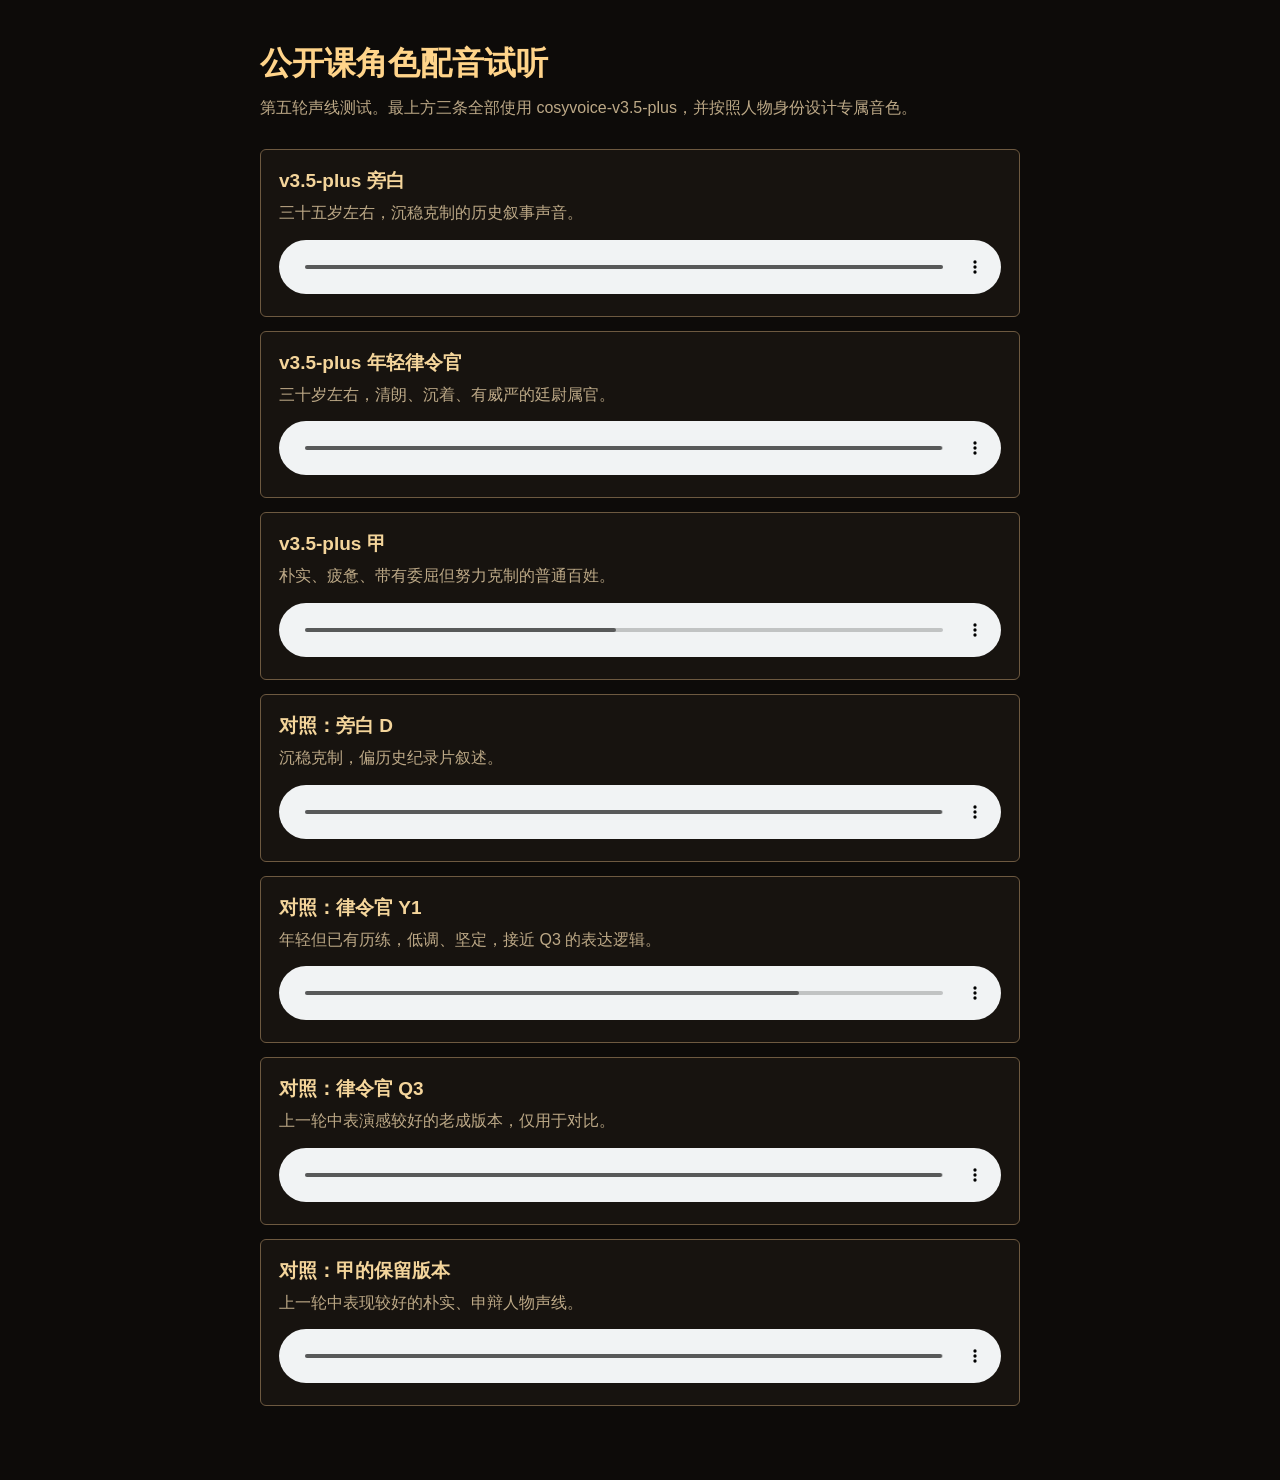
<file: static/audio/classroom/voice-tests/index.html>
<!DOCTYPE html>
<html lang="zh-CN">
<head>
  <meta charset="UTF-8">
  <meta name="viewport" content="width=device-width, initial-scale=1.0">
  <title>公开课角色配音试听</title>
  <style>
    * { box-sizing: border-box; }
    body {
      margin: 0;
      min-height: 100vh;
      background: #0d0b09;
      color: #f4dfb7;
      font-family: "Microsoft YaHei", sans-serif;
    }
    main {
      width: min(760px, calc(100% - 28px));
      margin: 0 auto;
      padding: 42px 0 60px;
    }
    h1 { margin: 0 0 8px; color: #ffd48a; }
    .intro { margin: 0 0 28px; color: #bda987; line-height: 1.7; }
    section {
      margin-bottom: 14px;
      border: 1px solid #6d5940;
      border-radius: 6px;
      background: #17130f;
      padding: 18px;
    }
    h2 { margin: 0 0 6px; font-size: 19px; color: #f4d59b; }
    p { margin: 0 0 14px; color: #bda987; line-height: 1.6; }
    audio { width: 100%; }
  </style>
</head>
<body>
  <main>
    <h1>公开课角色配音试听</h1>
    <p class="intro">第五轮声线测试。最上方三条全部使用 cosyvoice-v3.5-plus，并按照人物身份设计专属音色。</p>

    <section>
      <h2>v3.5-plus 旁白</h2>
      <p>三十五岁左右，沉稳克制的历史叙事声音。</p>
      <audio controls preload="metadata" src="./v35-narrator.wav"></audio>
    </section>

    <section>
      <h2>v3.5-plus 年轻律令官</h2>
      <p>三十岁左右，清朗、沉着、有威严的廷尉属官。</p>
      <audio controls preload="metadata" src="./v35-official.wav"></audio>
    </section>

    <section>
      <h2>v3.5-plus 甲</h2>
      <p>朴实、疲惫、带有委屈但努力克制的普通百姓。</p>
      <audio controls preload="metadata" src="./v35-jia.wav"></audio>
    </section>

    <section>
      <h2>对照：旁白 D</h2>
      <p>沉稳克制，偏历史纪录片叙述。</p>
      <audio controls preload="metadata" src="./narrator-d.mp3"></audio>
    </section>

    <section>
      <h2>对照：律令官 Y1</h2>
      <p>年轻但已有历练，低调、坚定，接近 Q3 的表达逻辑。</p>
      <audio controls preload="metadata" src="./official-y1.wav"></audio>
    </section>

    <section>
      <h2>对照：律令官 Q3</h2>
      <p>上一轮中表演感较好的老成版本，仅用于对比。</p>
      <audio controls preload="metadata" src="./official-q3.wav"></audio>
    </section>

    <section>
      <h2>对照：甲的保留版本</h2>
      <p>上一轮中表现较好的朴实、申辩人物声线。</p>
      <audio controls preload="metadata" src="./jia.mp3"></audio>
    </section>
  </main>
</body>
</html>
</file>
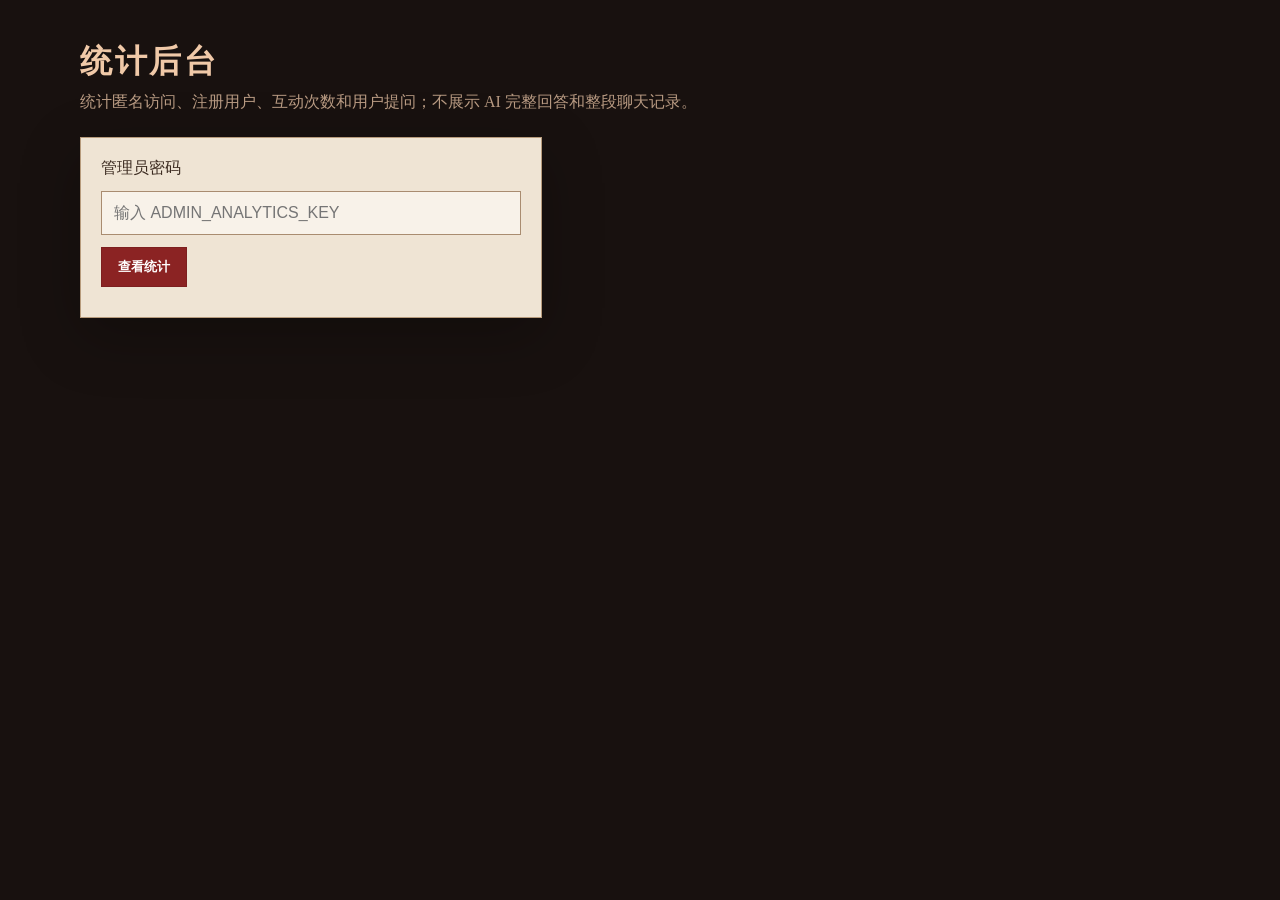
<file: static/admin.html>
<!DOCTYPE html>
<html lang="zh-CN">
<head>
  <meta charset="UTF-8">
  <meta name="viewport" content="width=device-width, initial-scale=1.0">
  <title>时空印证系统 · 统计后台</title>
  <style>
    body {
      margin: 0;
      min-height: 100vh;
      background: #18110f;
      color: #3b2a20;
      font-family: "Noto Serif SC", "Microsoft YaHei", serif;
    }
    .page {
      max-width: 1120px;
      margin: 0 auto;
      padding: 40px 20px;
    }
    h1 {
      color: #f0c9a8;
      margin: 0 0 8px;
      letter-spacing: 0.08em;
    }
    .sub {
      color: #b89a82;
      margin-bottom: 24px;
    }
    .login, .panel {
      background: #efe4d4;
      border: 1px solid #b79b7c;
      box-shadow: 0 18px 60px rgba(0,0,0,0.25);
      padding: 20px;
    }
    .login {
      max-width: 420px;
    }
    input {
      width: 100%;
      box-sizing: border-box;
      border: 1px solid #a98c70;
      background: #f8f2e9;
      padding: 12px;
      margin: 12px 0;
      color: #3b2a20;
      font-size: 16px;
    }
    button {
      border: 1px solid #7d1f1f;
      background: #8b2323;
      color: white;
      padding: 10px 16px;
      font-weight: 700;
      cursor: pointer;
    }
    .hidden {
      display: none;
    }
    .cards {
      display: grid;
      grid-template-columns: repeat(auto-fit, minmax(160px, 1fr));
      gap: 14px;
      margin-bottom: 20px;
    }
    .card {
      background: rgba(255,255,255,0.35);
      border-left: 3px solid #8b2323;
      padding: 14px;
    }
    .num {
      font-size: 30px;
      font-weight: 900;
      color: #681818;
      line-height: 1.2;
    }
    .label {
      color: #786552;
      font-size: 13px;
    }
    .grid {
      display: grid;
      grid-template-columns: repeat(auto-fit, minmax(280px, 1fr));
      gap: 16px;
    }
    section {
      background: rgba(255,255,255,0.28);
      padding: 14px;
      border: 1px solid rgba(120,101,82,0.25);
    }
    h2 {
      margin: 0 0 12px;
      color: #681818;
      font-size: 18px;
    }
    table {
      width: 100%;
      border-collapse: collapse;
      font-size: 14px;
    }
    th, td {
      border-bottom: 1px solid rgba(120,101,82,0.25);
      text-align: left;
      padding: 8px 4px;
      vertical-align: top;
    }
    th {
      color: #786552;
      font-weight: 700;
    }
    .recent {
      font-size: 13px;
      line-height: 1.6;
    }
    .feedback-item {
      border-bottom: 1px solid rgba(120,101,82,0.25);
      padding: 10px 0;
      font-size: 13px;
      line-height: 1.6;
      white-space: pre-wrap;
    }
    .feedback-meta {
      color: #786552;
      font-size: 12px;
      margin-bottom: 4px;
      white-space: normal;
    }
    .error {
      color: #b32626;
      margin-top: 10px;
    }
  </style>
</head>
<body>
  <main class="page">
    <h1>统计后台</h1>
    <div class="sub">统计匿名访问、注册用户、互动次数和用户提问；不展示 AI 完整回答和整段聊天记录。</div>

    <div id="login" class="login">
      <label for="admin-key">管理员密码</label>
      <input id="admin-key" type="password" autocomplete="current-password" placeholder="输入 ADMIN_ANALYTICS_KEY">
      <button id="load-btn" type="button">查看统计</button>
      <div id="error" class="error"></div>
    </div>

    <div id="dashboard" class="panel hidden">
      <div class="cards" id="cards"></div>
      <div class="grid">
        <section>
          <h2>最近 14 天</h2>
          <table id="days-table"></table>
        </section>
        <section>
          <h2>热门事件 · 浏览</h2>
          <table id="views-table"></table>
        </section>
        <section>
          <h2>热门事件 · 对话</h2>
          <table id="chats-table"></table>
        </section>
        <section>
          <h2>热门角色</h2>
          <table id="characters-table"></table>
        </section>
        <section>
          <h2>最近动作</h2>
          <div id="recent-list" class="recent"></div>
        </section>
        <section>
          <h2>最近注册用户</h2>
          <div id="recent-users-list" class="recent"></div>
        </section>
        <section>
          <h2>用户反馈</h2>
          <div id="feedback-list"></div>
        </section>
        <section>
          <h2>用户提问</h2>
          <div id="question-list"></div>
        </section>
      </div>
    </div>
  </main>

  <script>
    const keyInput = document.getElementById('admin-key');
    const loadBtn = document.getElementById('load-btn');
    const errorBox = document.getElementById('error');
    const dashboard = document.getElementById('dashboard');
    const login = document.getElementById('login');
    const savedAdminKey = localStorage.getItem('historyAdminKey') || '';
    if (savedAdminKey) {
      keyInput.value = savedAdminKey;
      loadAnalytics();
    }

    function escapeHtml(text) {
      return String(text || '').replace(/[&<>"']/g, (ch) => ({
        '&': '&amp;', '<': '&lt;', '>': '&gt;', '"': '&quot;', "'": '&#039;'
      }[ch]));
    }

    function renderTable(id, rows, columns) {
      const table = document.getElementById(id);
      table.innerHTML = `<thead><tr>${columns.map(col => `<th>${col.label}</th>`).join('')}</tr></thead>` +
        `<tbody>${rows.map(row => `<tr>${columns.map(col => `<td>${escapeHtml(row[col.key])}</td>`).join('')}</tr>`).join('')}</tbody>`;
    }

    function render(data) {
      const totals = data.totals || {};
      document.getElementById('cards').innerHTML = [
        ['访问次数', totals.visits || 0],
        ['独立访客', totals.unique_visitors || 0],
        ['注册用户', totals.users || 0],
        ['事件浏览', totals.event_views || 0],
        ['AI 对话', totals.chats || 0],
        ['用户提问', totals.questions || 0],
        ['猜人物互动', totals.guess_actions || 0],
        ['用户反馈', totals.feedbacks || 0],
      ].map(([label, value]) => `<div class="card"><div class="num">${value}</div><div class="label">${label}</div></div>`).join('');

      renderTable('days-table', data.days || [], [
        { key: 'date', label: '日期' },
        { key: 'visits', label: '访问' },
        { key: 'unique_visitors', label: '访客' },
        { key: 'registered_users', label: '注册' },
        { key: 'chats', label: '对话' },
      ]);
      renderTable('views-table', data.top_events_by_views || [], [
        { key: 'name', label: '事件' },
        { key: 'views', label: '浏览' },
      ]);
      renderTable('chats-table', data.top_events_by_chats || [], [
        { key: 'name', label: '事件' },
        { key: 'chats', label: '对话' },
      ]);
      renderTable('characters-table', data.top_characters || [], [
        { key: 'name', label: '角色' },
        { key: 'chats', label: '对话' },
      ]);
      document.getElementById('recent-list').innerHTML = (data.recent || []).map(item =>
        `<div>${escapeHtml(item.time)} · ${escapeHtml(item.action)} · ${escapeHtml(item.event_name || item.detail || '')} ${escapeHtml(item.character || '')}</div>`
      ).join('');
      document.getElementById('recent-users-list').innerHTML = (data.recent_users || []).map(item =>
        `<div>${escapeHtml(item.created_at)} · ${escapeHtml(item.email)} · 最近登录 ${escapeHtml(item.last_login_at || '')}</div>`
      ).join('') || '<div class="recent">还没有注册用户。</div>';
      document.getElementById('feedback-list').innerHTML = (data.feedbacks || []).map(item =>
        `<div class="feedback-item"><div class="feedback-meta">${escapeHtml(item.time)} · ${escapeHtml(item.event_name || item.page || '')}${item.email ? ' · ' + escapeHtml(item.email) : ''}</div>${escapeHtml(item.message)}</div>`
      ).join('') || '<div class="recent">还没有收到反馈。</div>';
      document.getElementById('question-list').innerHTML = (data.questions || []).map(item =>
        `<div class="feedback-item"><div class="feedback-meta">${escapeHtml(item.time)} · ${escapeHtml(item.event_name || '')} · ${escapeHtml(item.character || '')} · ${escapeHtml(item.answer_mode || '')}</div>${escapeHtml(item.question)}</div>`
      ).join('') || '<div class="recent">还没有记录到用户提问。</div>';
    }

    async function getErrorMessage(response, fallback) {
      try {
        const data = await response.json();
        if (data && data.detail) return data.detail;
      } catch (parseError) {}
      if (response.status === 403) return '密码错误。';
      if (response.status === 503) return '后台服务暂时不可用。';
      return fallback;
    }

    async function loadAnalytics() {
      errorBox.textContent = '';
      const key = keyInput.value.trim();
      if (!key) {
        errorBox.textContent = '请输入管理员密码。';
        return;
      }
      try {
        const res = await fetch('/admin/analytics', { headers: { 'X-ADMIN-KEY': key } });
        if (!res.ok) throw new Error(await getErrorMessage(res, '无法读取统计后台'));
        const data = await res.json();
        localStorage.setItem('historyAdminKey', key);
        render(data);
        login.classList.add('hidden');
        dashboard.classList.remove('hidden');
      } catch (err) {
        errorBox.textContent = err.message;
      }
    }

    loadBtn.addEventListener('click', loadAnalytics);
    keyInput.addEventListener('keydown', (e) => {
      if (e.key === 'Enter') loadAnalytics();
    });
  </script>
</body>
</html>
</file>
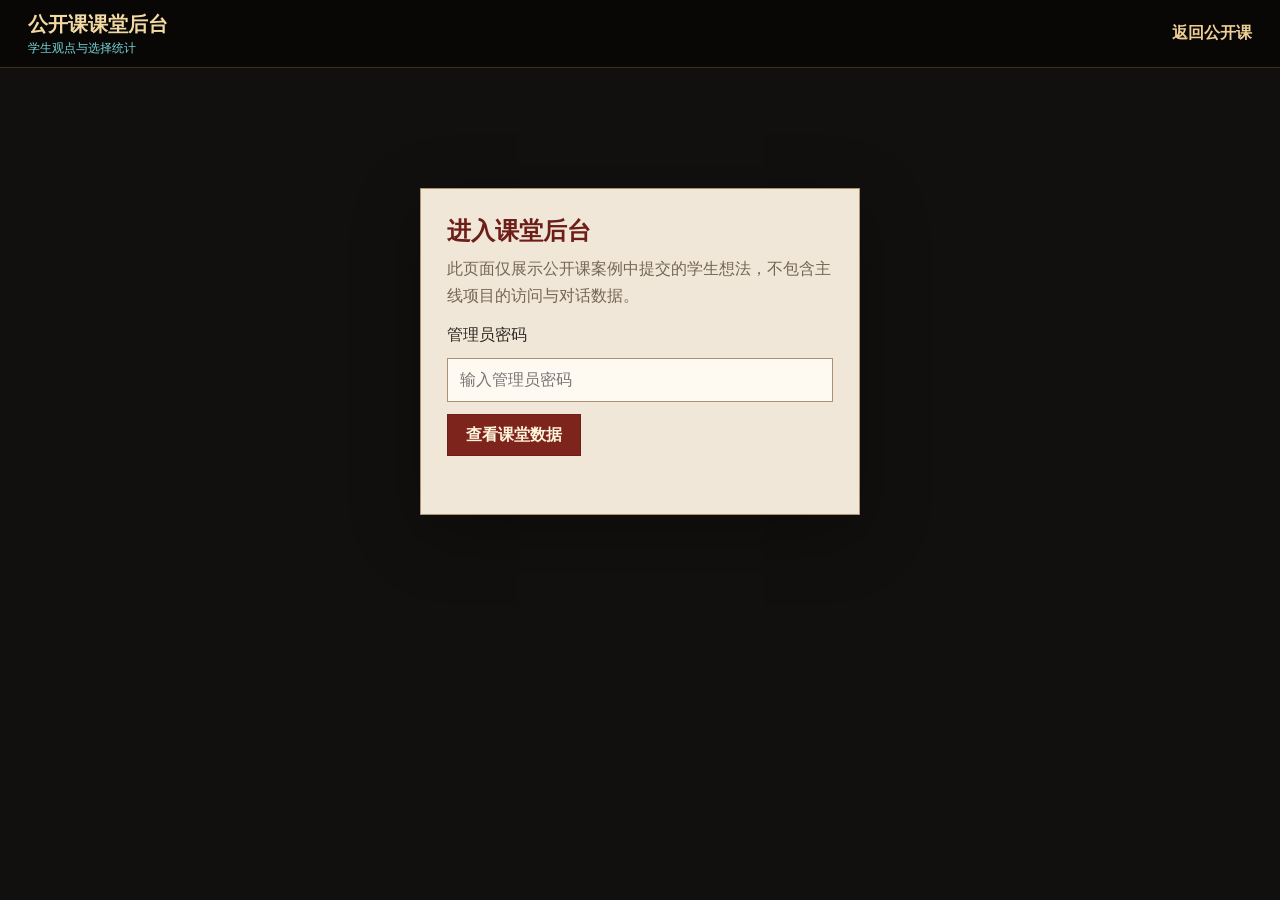
<file: static/classroom_admin.html>
<!DOCTYPE html>
<html lang="zh-CN">
<head>
  <meta charset="UTF-8">
  <meta name="viewport" content="width=device-width, initial-scale=1.0">
  <title>公开课课堂后台</title>
  <style>
    * { box-sizing: border-box; }
    body {
      margin: 0;
      min-height: 100vh;
      background: #11100e;
      color: #2f2821;
      font-family: "Noto Serif SC", "Microsoft YaHei", serif;
    }
    button, input { font: inherit; }
    button { cursor: pointer; }
    .topbar {
      min-height: 68px;
      display: flex;
      align-items: center;
      justify-content: space-between;
      gap: 16px;
      padding: 0 28px;
      border-bottom: 1px solid rgba(232, 196, 132, 0.22);
      background: #080706;
      color: #f2d8a2;
    }
    .brand b { display: block; font-size: 20px; }
    .brand span { color: #78d6d8; font-size: 12px; }
    .topbar a { color: #efcf94; text-decoration: none; font-weight: 700; }
    .page {
      width: min(1280px, calc(100% - 32px));
      margin: 0 auto;
      padding: 30px 0 52px;
    }
    .login, .dashboard {
      border: 1px solid #ad9470;
      background: #f0e7d8;
      box-shadow: 0 18px 64px rgba(0,0,0,0.3);
    }
    .login {
      width: min(440px, 100%);
      margin: 10vh auto 0;
      padding: 26px;
    }
    h1, h2, p { margin-top: 0; }
    h1 { color: #6d1e18; margin-bottom: 8px; }
    .intro { color: #756554; line-height: 1.7; }
    input {
      width: 100%;
      min-height: 44px;
      border: 1px solid #ac9273;
      background: #fffaf1;
      color: #33271d;
      padding: 0 12px;
    }
    .login input { margin: 12px 0; }
    .primary {
      min-height: 42px;
      border: 1px solid #6d1e18;
      background: #7d241c;
      color: #fff4dc;
      padding: 0 18px;
      font-weight: 800;
    }
    .danger {
      min-height: 42px;
      border: 1px solid #8d1f1f;
      background: #b8322c;
      color: #fff8ed;
      padding: 0 18px;
      font-weight: 900;
    }
    .danger:disabled, .primary:disabled {
      cursor: wait;
      opacity: 0.62;
    }
    .error { min-height: 22px; margin-top: 10px; color: #a42323; }
    .status { min-height: 22px; color: #256a6d; font-size: 13px; font-weight: 800; }
    .hidden { display: none !important; }
    .dashboard { padding: 22px; }
    .dashboard-head {
      display: flex;
      align-items: end;
      justify-content: space-between;
      gap: 18px;
      margin-bottom: 18px;
    }
    .dashboard-head h1 { margin-bottom: 4px; }
    .dashboard-head p { margin-bottom: 0; color: #756554; }
    .toolbar {
      display: flex;
      align-items: center;
      gap: 10px;
    }
    .toolbar input { width: min(300px, 36vw); }
    .stats {
      display: grid;
      grid-template-columns: repeat(3, minmax(0, 1fr));
      gap: 12px;
      margin-bottom: 18px;
    }
    .stat {
      border-left: 4px solid #7d241c;
      background: rgba(255,255,255,0.46);
      padding: 16px;
    }
    .stat b { display: block; color: #681d18; font-size: 30px; line-height: 1.1; }
    .stat span { color: #756554; font-size: 13px; }
    .summary-grid {
      display: grid;
      grid-template-columns: minmax(0, 0.8fr) minmax(0, 1.2fr);
      gap: 14px;
      margin-bottom: 18px;
    }
    section {
      border: 1px solid rgba(117, 101, 84, 0.3);
      background: rgba(255,255,255,0.32);
      padding: 15px;
    }
    section h2 { margin-bottom: 12px; color: #681d18; font-size: 18px; }
    table { width: 100%; border-collapse: collapse; font-size: 13px; }
    th, td {
      padding: 8px 5px;
      border-bottom: 1px solid rgba(117,101,84,0.24);
      text-align: left;
      vertical-align: top;
    }
    th { color: #756554; }
    .reflection-list { display: grid; gap: 10px; }
    .reflection {
      border-left: 3px solid #78aeb0;
      background: rgba(255,255,255,0.5);
      padding: 12px 14px;
    }
    .reflection-meta {
      margin-bottom: 6px;
      color: #756554;
      font-size: 12px;
      line-height: 1.55;
    }
    .reflection-name { color: #681d18; font-weight: 900; }
    .reflection-phase {
      display: inline-flex;
      align-items: center;
      border: 1px solid rgba(120, 174, 176, 0.45);
      background: rgba(120, 174, 176, 0.13);
      color: #256a6d;
      font-weight: 800;
      padding: 1px 7px;
      margin-left: 4px;
    }
    .reflection-prompt {
      margin: 8px 0 6px;
      padding: 8px 10px;
      border-left: 2px solid #c37a54;
      background: rgba(195, 122, 84, 0.1);
      color: #756554;
      line-height: 1.65;
      white-space: pre-wrap;
    }
    .reflection-text { white-space: pre-wrap; line-height: 1.75; }
    .empty { color: #756554; padding: 18px 0; }
    @media (max-width: 800px) {
      .topbar { padding: 0 14px; }
      .page { width: min(100% - 16px, 1280px); padding-top: 12px; }
      .dashboard { padding: 12px; }
      .dashboard-head, .toolbar { align-items: stretch; flex-direction: column; }
      .toolbar input { width: 100%; }
      .stats, .summary-grid { grid-template-columns: 1fr; }
    }
  </style>
</head>
<body>
  <header class="topbar">
    <div class="brand">
      <b>公开课课堂后台</b>
      <span>学生观点与选择统计</span>
    </div>
    <a href="/?x=lawvisual#time-travel-dev">返回公开课</a>
  </header>

  <main class="page">
    <section id="login" class="login">
      <h1>进入课堂后台</h1>
      <p class="intro">此页面仅展示公开课案例中提交的学生想法，不包含主线项目的访问与对话数据。</p>
      <label for="admin-key">管理员密码</label>
      <input id="admin-key" type="password" autocomplete="current-password" placeholder="输入管理员密码">
      <button id="load-btn" class="primary" type="button">查看课堂数据</button>
      <div id="error" class="error"></div>
    </section>

    <div id="dashboard" class="dashboard hidden">
      <div class="dashboard-head">
        <div>
          <h1>课堂想法汇总</h1>
          <p>查看学生对案件裁断和历史还原的独立思考。</p>
        </div>
        <div class="toolbar">
          <input id="search-input" type="search" placeholder="搜索姓名、案例、选择或想法">
          <button id="refresh-btn" class="primary" type="button">刷新</button>
          <button id="clear-btn" class="danger" type="button">清理数据</button>
        </div>
      </div>
      <div id="dashboard-status" class="status"></div>

      <div id="stats" class="stats"></div>

      <div class="summary-grid">
        <section>
          <h2>案例提交分布</h2>
          <table id="scene-table"></table>
        </section>
        <section>
          <h2>选择分布</h2>
          <table id="choice-table"></table>
        </section>
      </div>

      <section>
        <h2>学生想法</h2>
        <div id="reflection-list" class="reflection-list"></div>
      </section>
    </div>
  </main>

  <script>
    const keyInput = document.getElementById('admin-key');
    const loadBtn = document.getElementById('load-btn');
    const refreshBtn = document.getElementById('refresh-btn');
    const clearBtn = document.getElementById('clear-btn');
    const searchInput = document.getElementById('search-input');
    const errorBox = document.getElementById('error');
    const dashboardStatus = document.getElementById('dashboard-status');
    const login = document.getElementById('login');
    const dashboard = document.getElementById('dashboard');
    let classroomData = null;

    const savedKey = localStorage.getItem('classroomAdminKey') || '';
    if (savedKey) {
      keyInput.value = savedKey;
      loadClassroomData();
    }

    function escapeHtml(text) {
      return String(text || '').replace(/[&<>"']/g, ch => ({
        '&': '&amp;', '<': '&lt;', '>': '&gt;', '"': '&quot;', "'": '&#039;'
      }[ch]));
    }

    function renderTable(id, rows, columns) {
      const table = document.getElementById(id);
      table.innerHTML = `<thead><tr>${columns.map(col => `<th>${col.label}</th>`).join('')}</tr></thead>` +
        `<tbody>${rows.map(row => `<tr>${columns.map(col => `<td>${escapeHtml(row[col.key])}</td>`).join('')}</tr>`).join('')}</tbody>`;
    }

    function renderReflections() {
      const query = searchInput.value.trim().toLowerCase();
      const phaseLabels = { initial: '初判思路', counter: '追问回应', supplement: '结果补充' };
      const rows = (classroomData?.reflections || []).filter(item => {
        if (!query) return true;
        return [item.student_name, item.thought, item.scene_title, item.choice_id, item.choice_text, item.phase, item.prompt, phaseLabels[item.phase]]
          .some(value => String(value || '').toLowerCase().includes(query));
      });
      document.getElementById('reflection-list').innerHTML = rows.map(item => `
        <article class="reflection">
          <div class="reflection-meta">
            <span class="reflection-name">${escapeHtml(item.student_name)}</span>
            <span class="reflection-phase">${escapeHtml(phaseLabels[item.phase] || '想法')}</span>
            · ${escapeHtml(item.time)}
            · ${escapeHtml(item.scene_title || item.scene_id || '')}
            ${item.choice_id ? `· 选择 ${escapeHtml(item.choice_id)} ${escapeHtml(item.choice_text || '')}` : ''}
          </div>
          ${item.prompt ? `<div class="reflection-prompt">${escapeHtml(item.prompt)}</div>` : ''}
          <div class="reflection-text">${escapeHtml(item.thought)}</div>
        </article>
      `).join('') || '<div class="empty">没有符合条件的课堂想法。</div>';
    }

    function render(data) {
      classroomData = data;
      const totals = data.totals || {};
      document.getElementById('stats').innerHTML = [
        ['想法提交', totals.reflections || 0],
        ['参与设备', totals.unique_participants || 0],
        ['学生姓名', totals.named_students || 0],
      ].map(([label, value]) => `<div class="stat"><b>${value}</b><span>${label}</span></div>`).join('');
      renderTable('scene-table', data.by_scene || [], [
        { key: 'name', label: '案例' },
        { key: 'submissions', label: '提交数' },
      ]);
      renderTable('choice-table', data.by_choice || [], [
        { key: 'scene_title', label: '案例' },
        { key: 'choice_id', label: '选择' },
        { key: 'choice_text', label: '选择内容' },
        { key: 'submissions', label: '提交数' },
      ]);
      renderReflections();
    }

    async function getErrorMessage(response, fallback) {
      try {
        const data = await response.json();
        if (data && data.detail) return data.detail;
      } catch (parseError) {}
      if (response.status === 403) return '密码错误。';
      if (response.status === 503) return '后台服务暂时不可用。';
      return fallback;
    }

    async function loadClassroomData() {
      errorBox.textContent = '';
      dashboardStatus.textContent = '';
      const key = keyInput.value.trim();
      if (!key) {
        errorBox.textContent = '请输入管理员密码。';
        return;
      }
      try {
        const response = await fetch('/admin/classroom', { headers: { 'X-ADMIN-KEY': key } });
        if (!response.ok) throw new Error(await getErrorMessage(response, '无法读取课堂后台'));
        const data = await response.json();
        localStorage.setItem('classroomAdminKey', key);
        render(data);
        login.classList.add('hidden');
        dashboard.classList.remove('hidden');
      } catch (error) {
        errorBox.textContent = error.message;
      }
    }

    async function clearClassroomData() {
      const key = keyInput.value.trim();
      if (!key) {
        dashboardStatus.textContent = '请先输入管理员密码。';
        return;
      }
      const total = classroomData?.totals?.reflections || 0;
      if (!window.confirm(`确定清理公开课后台里的 ${total} 条学生想法记录吗？此操作不会删除主站数据，但清理后不可恢复。`)) {
        return;
      }
      dashboardStatus.textContent = '正在清理公开课数据……';
      clearBtn.disabled = true;
      refreshBtn.disabled = true;
      try {
        const response = await fetch('/admin/classroom/clear', {
          method: 'POST',
          headers: {
            'Content-Type': 'application/json',
            'X-ADMIN-KEY': key
          },
          body: JSON.stringify({ confirm: 'CLEAR_CLASSROOM_DATA' })
        });
        if (!response.ok) {
          let message = '清理失败，请稍后再试。';
          try {
            const errorData = await response.json();
            message = errorData.detail || message;
          } catch (parseError) {}
          throw new Error(message);
        }
        const data = await response.json();
        render(data);
        dashboardStatus.textContent = `已清理 ${data.deleted_count || 0} 条公开课学生想法记录。`;
      } catch (error) {
        dashboardStatus.textContent = error.message;
      } finally {
        clearBtn.disabled = false;
        refreshBtn.disabled = false;
      }
    }

    loadBtn.addEventListener('click', loadClassroomData);
    refreshBtn.addEventListener('click', loadClassroomData);
    clearBtn.addEventListener('click', clearClassroomData);
    searchInput.addEventListener('input', renderReflections);
    keyInput.addEventListener('keydown', event => {
      if (event.key === 'Enter') loadClassroomData();
    });
  </script>
</body>
</html>
</file>
